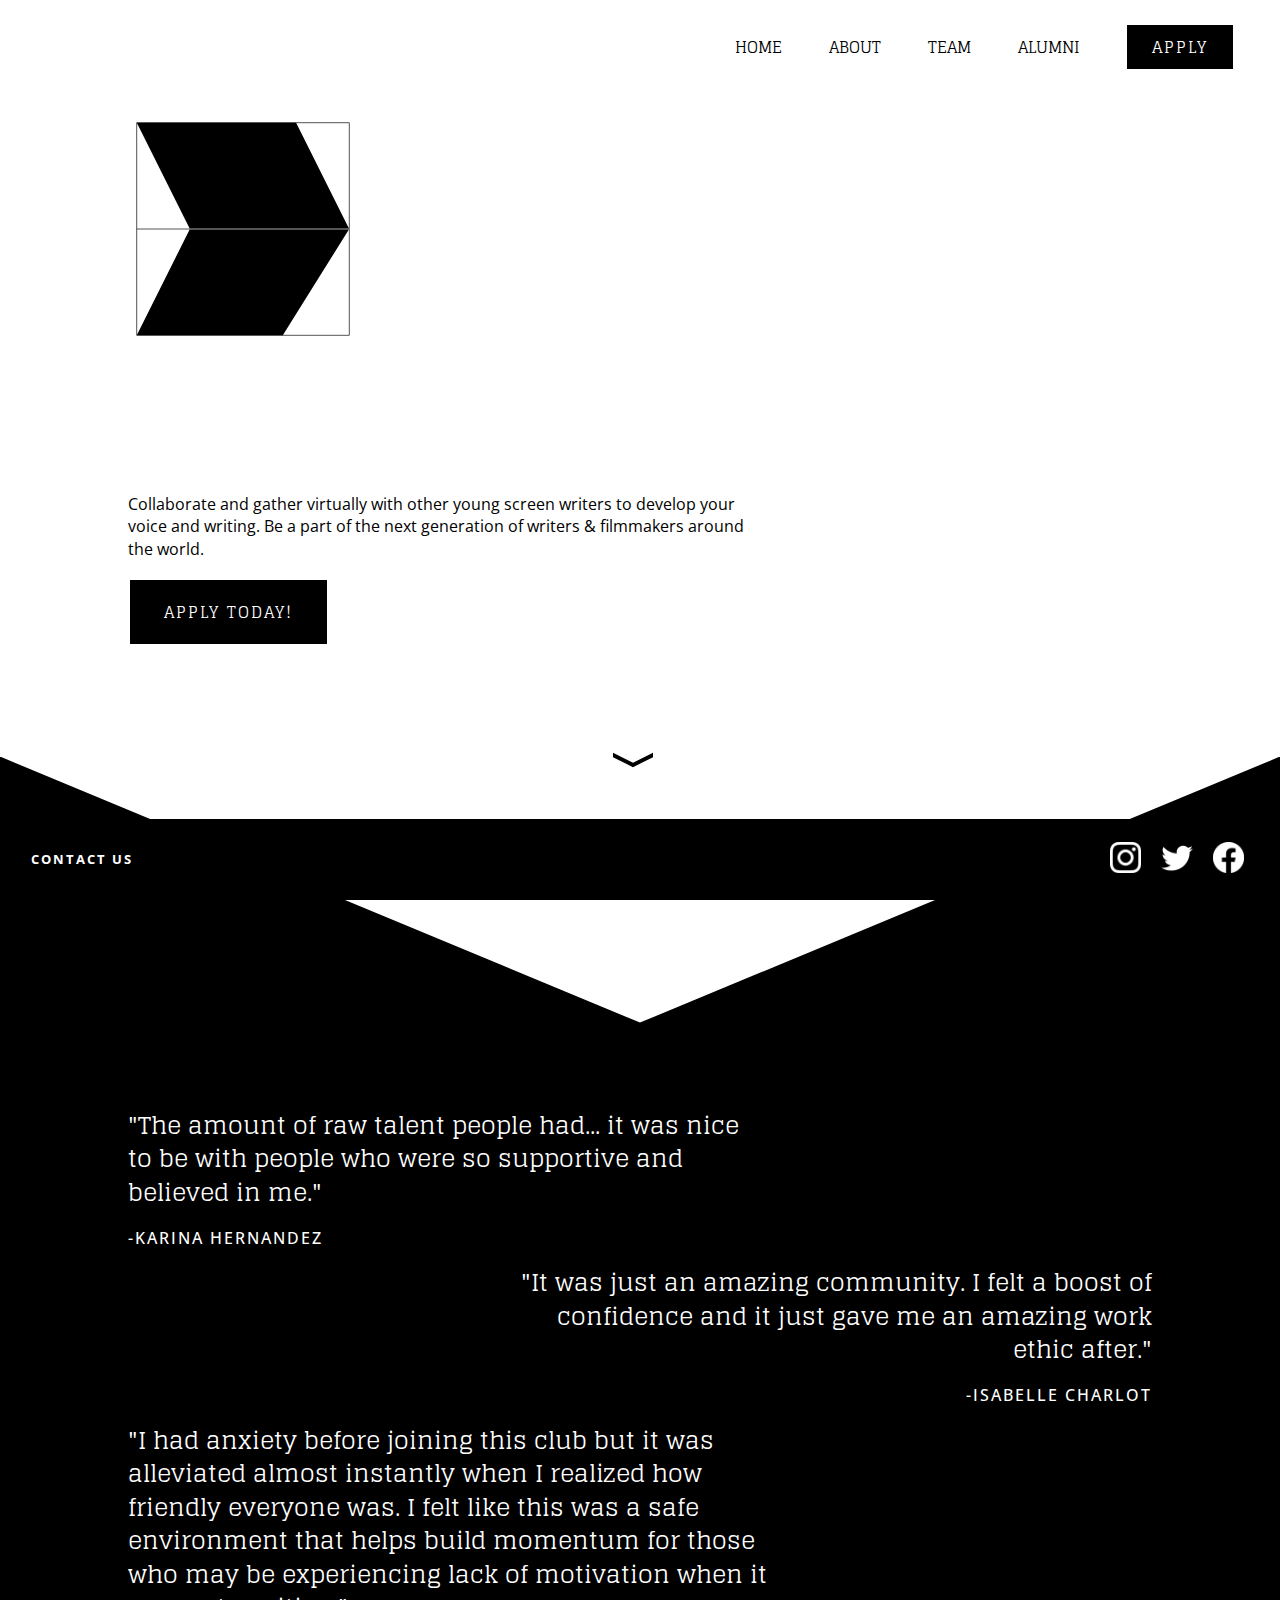
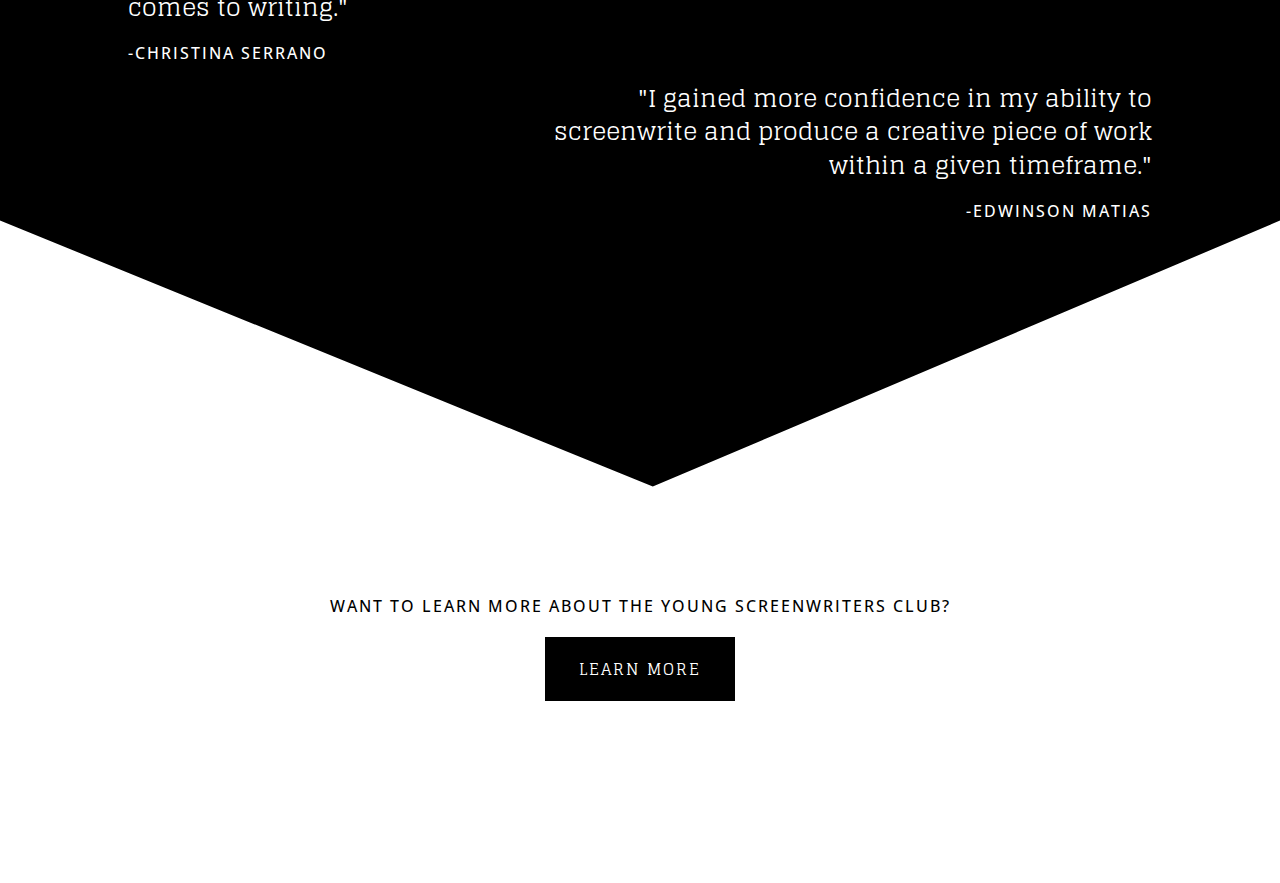
<file: index.html>
<!DOCTYPE html>
<html lang="en">

    <head>
        <meta charset="UTF-8">
        <title>Young Screen Writers Club</title>
		<link rel="stylesheet" type="text/css" media="screen and (min-device-width: 320px) and (max-device-width: 500px)" href="css/mobile.css" />
        <link rel="stylesheet" type="text/css" media="screen and (min-device-width: 501px)" href="css/main.css" />
        
        <!-- link to Glegloo & Open Sans webfonts -->
        <link rel="preconnect" href="https://fonts.gstatic.com">
        <link href="https://fonts.googleapis.com/css2?family=Glegoo:wght@400;700&family=Open+Sans:ital,wght@0,300;0,400;0,600;0,700;0,800;1,300;1,400;1,600;1,700;1,800&display=swap" rel="stylesheet">
        
        <link rel="icon" type="image/png" href="img/YSWC-Black.svg"/>
    </head>
    
    
    <body>
        
        <header> 
            
            <div id="logo">
                <a href="index.html"><img src="img/YSWC-Black.svg" id="invisible"></a>
                <h3><a href="index.html" id="invisible">YSWC</a></h3>
            </div>

            <nav>
                <ul>
                    <li><a href="index.html">home</a></li>
                    <li><a href="pages/about.html">about</a></li>
                    <li><a href="pages/team.html">team</a></li>
                    <li><a href="pages/alumni.html">alumni</a></li>
                    <li><a href="https://docs.google.com/forms/d/1Nh3C70Ag5VIoRU86ZRy_aH1e0Ecq2HZxdxYxLOA4rc0/viewform?ts=6036936a&edit_requested=true"><button>apply</button></a></li>
                </ul>
            </nav>
            
            
            <div id="myNav" class="overlay">
              <a href="javascript:void(0)" class="closebtn" onclick="closeNav()">&times;</a>
              <div class="overlay-content">
                <a href="index.html">home</a>
                <a href="pages/about.html">about</a>
                <a href="pages/team.html">team</a>
                <a href="pages/alumni.html">alumni</a>
                <a href="https://docs.google.com/forms/d/1Nh3C70Ag5VIoRU86ZRy_aH1e0Ecq2HZxdxYxLOA4rc0/viewform?ts=6036936a&edit_requested=true">apply</a>
              </div>
            </div>
            
            <span style="font-size:60px;cursor:pointer;padding:3% 4% 3% 3%" onclick="openNav()" id="hamburger">&#9776;</span>

            <script>
            function openNav() {
              document.getElementById("myNav").style.width = "100%";
            }

            function closeNav() {
              document.getElementById("myNav").style.width = "0%";
            }
            </script>

            
        </header>
        
        <div id="landing">
            <img src="img/YSWC-Black.svg">
            <h1>Young Screenwriters Club</h1>
            <p>Collaborate and gather virtually with other young screen writers to develop your voice and writing. Be a part of the next generation of writers &#38; filmmakers around the world.</p>
            <a href="https://docs.google.com/forms/d/1Nh3C70Ag5VIoRU86ZRy_aH1e0Ecq2HZxdxYxLOA4rc0/viewform?ts=6036936a&edit_requested=true"><button>apply today!</button></a>
            
        </div>
        
        <div class="arrow bounce">
            <a href="#quotes"> <img src="img/arrow-down-black-thin.svg"> </a>
        </div>
        
<!--        <img src="img/arrow-down-black.svg" id="background">-->
        
        
<!--
        <div id="triangle-wrapper">
        
            <div id="left-triangle"></div>
            <div id="right-triangle"></div>

            <div id="quotes">


                <h4>Our Alumni Want to Tell You...</h4>
                <div class="vertical-center">
                    <section class="left">
                        <p>"The amount of raw talent people had... it was nice to be with people who were so supportive and believed in me."</p>
                        <h6>-Karina Hernandez</h6>
                    </section>

                    <section class="right">
                        <p>"It was just an amazing community. I felt a boost of confidence and it just gave me an amazing work ethic after." </p>
                        <h6>-Isabelle Charlot</h6>
                    </section>

                    <section class="left">
                        <p>"I had anxiety before joining this club but it was alleviated almost instantly when I realized how friendly everyone was. I felt like this was a safe environment that helps build momentum for those who may be experiencing lack of motivation when it comes to writing." </p> 
                        <h6>-Christina Serrano</h6>
                    </section>

                    <section class="right">
                        <p>"I gained more confidence in my ability to screenwrite and produce a creative piece of work within a given timeframe." </p>
                        <h6>-Edwinson Matias</h6>
                    </section>

                </div>

            </div>

            <div id="down-triangle"></div>
            
        </div>
-->
        
        
        <div class="chevron">
            <div id="quotes">
                
                    <section class="left">
                        <p>"The amount of raw talent people had... it was nice to be with people who were so supportive and believed in me."</p>
                        <h6>-Karina Hernandez</h6>
                    </section>

                    <section class="right">
                        <p>"It was just an amazing community. I felt a boost of confidence and it just gave me an amazing work ethic after." </p>
                        <h6>-Isabelle Charlot</h6>
                    </section>

                    <section class="left">
                        <p>"I had anxiety before joining this club but it was alleviated almost instantly when I realized how friendly everyone was. I felt like this was a safe environment that helps build momentum for those who may be experiencing lack of motivation when it comes to writing." </p> 
                        <h6>-Christina Serrano</h6>
                    </section>

                    <section class="right">
                        <p>"I gained more confidence in my ability to screenwrite and produce a creative piece of work within a given timeframe." </p>
                        <h6>-Edwinson Matias</h6>
                    </section>

                </div>
        
        </div>
        
        
        <div id="call-to-action">
            
            <h4>Want to learn more about the Young Screenwriters Club?</h4>
            <a href="pages/about.html"><button>learn more</button></a>
        
        </div>
        
        <footer>
            
            <div id="contact">
                <a href="https://mail.google.com/mail/u/0/?fs=1&to=the.yswc@email.com&tf=cm">contact us</a>
            
            </div>
            
            <ul>
                <li><a href="https://www.instagram.com"><img src="img/socialmedia/instagram.png"></a></li>
                
                <li><a href="https://www.twitter.com"><img src="img/socialmedia/twitter.png"></a></li>
                
                <li><a href="https://www.facebook.com"><img src="img/socialmedia/facebook.png"></a></li>
            </ul>
        
        </footer>


    </body>

</html>
</file>
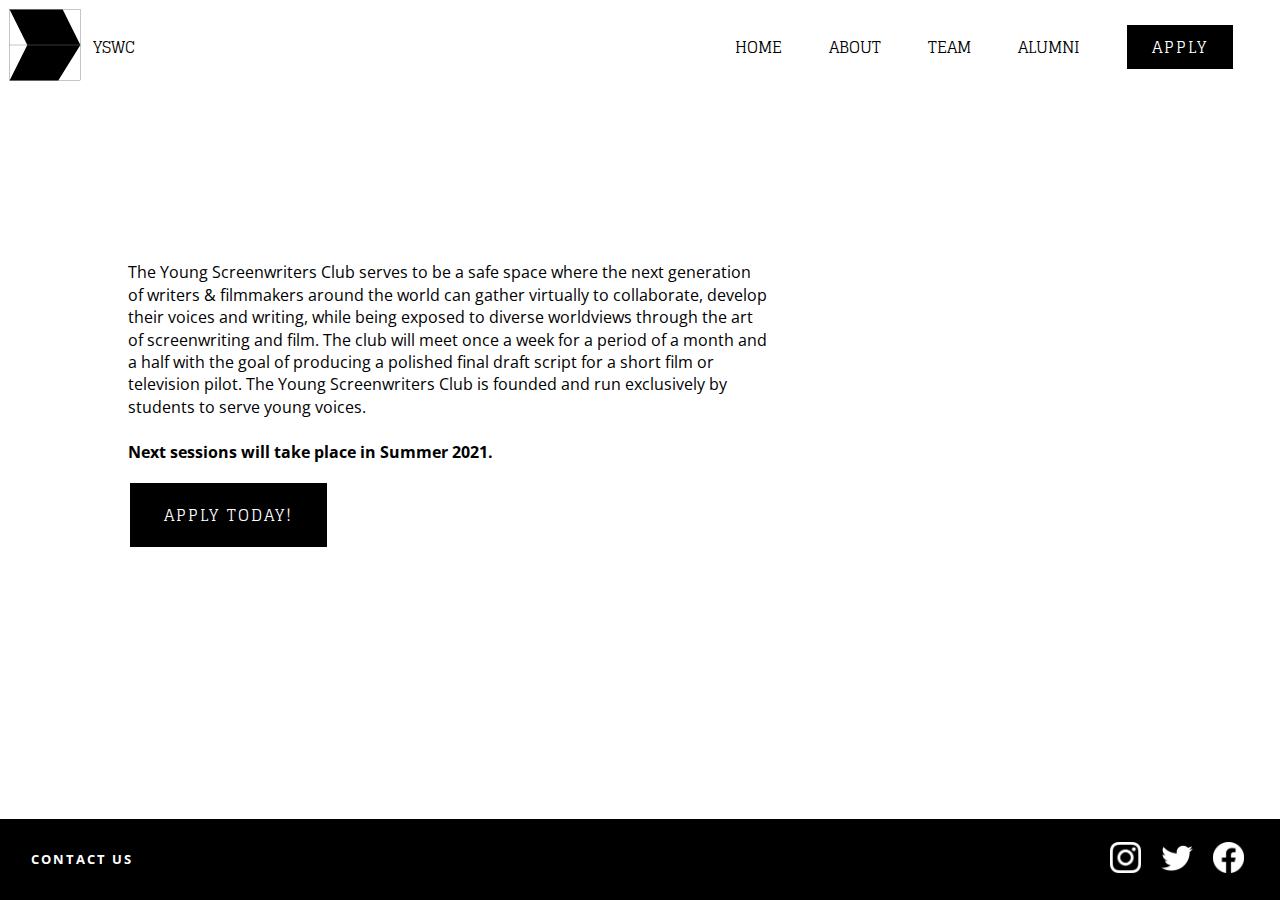
<file: pages/about.html>
<!DOCTYPE html>
<html lang="en">

    <head>
        <meta charset="UTF-8">
        <title>About</title>
		<link rel="stylesheet" type="text/css" media="screen and (min-device-width: 320px) and (max-device-width: 500px)" href="../css/mobile.css" />
        <link rel="stylesheet" type="text/css" media="screen and (min-device-width: 501px)" href="../css/main.css" />
        
        <!-- link to Glegloo & Open Sans webfonts -->
        <link rel="preconnect" href="https://fonts.gstatic.com">
        <link href="https://fonts.googleapis.com/css2?family=Glegoo:wght@400;700&family=Open+Sans:ital,wght@0,300;0,400;0,600;0,700;0,800;1,300;1,400;1,600;1,700;1,800&display=swap" rel="stylesheet">
        
        <link rel="icon" type="image/png" href="../img/YSWC-Black.svg"/>
    </head>
    
    
    <body>
        
        <header> 
            
            <div id="logo">
                <a href="../index.html"><img src="../img/YSWC-Black.svg"></a>
                <h3><a href="../index.html">YSWC</a></h3>
            </div>

            <nav>
                <ul>
                    <li><a href="../index.html">home</a></li>
                    <li><a href="about.html">about</a></li>
                    <li><a href="team.html">team</a></li>
                    <li><a href="alumni.html">alumni</a></li>
                    <li><a href="https://docs.google.com/forms/d/1Nh3C70Ag5VIoRU86ZRy_aH1e0Ecq2HZxdxYxLOA4rc0/viewform?ts=6036936a&edit_requested=true"><button>apply</button></a></li>
                </ul>
            </nav>
            
            <div id="myNav" class="overlay">
              <a href="javascript:void(0)" class="closebtn" onclick="closeNav()">&times;</a>
              <div class="overlay-content">
                <a href="../index.html">home</a>
                <a href="about.html">about</a>
                <a href="team.html">team</a>
                <a href="alumni.html">alumni</a>
                <a href="https://docs.google.com/forms/d/1Nh3C70Ag5VIoRU86ZRy_aH1e0Ecq2HZxdxYxLOA4rc0/viewform?ts=6036936a&edit_requested=true">apply</a>
              </div>
            </div>
            
            <span style="font-size:60px;cursor:pointer;padding:3% 4% 3% 3%" onclick="openNav()" id="hamburger">&#9776;</span>

            <script>
            function openNav() {
              document.getElementById("myNav").style.width = "100%";
            }

            function closeNav() {
              document.getElementById("myNav").style.width = "0%";
            }
            </script>
            
        </header>
        
        <div id="page">
            <h1>Who are we?</h1>
            <p>The Young Screenwriters Club serves to be a safe space where the next generation of writers &#38; filmmakers around the world can gather virtually to collaborate, develop their voices and writing, while being exposed to diverse worldviews through the art of screenwriting and film. The club will meet once a week for a period of a month and a half with the goal of producing a polished final draft script for a short film or television pilot. The Young Screenwriters Club is founded and run exclusively by students to serve young voices.
            <br><br>
            <b>Next sessions will take place in Summer 2021.</b></p>
            <a href="https://docs.google.com/forms/d/1Nh3C70Ag5VIoRU86ZRy_aH1e0Ecq2HZxdxYxLOA4rc0/viewform?ts=6036936a&edit_requested=true"><button>apply today!</button></a>
        </div>
        
        <footer>
            
            <div id="contact">
                <a href="https://mail.google.com/mail/u/0/?fs=1&to=the.yswc@email.com&tf=cm">contact us</a>
            
            </div>
            
            <ul>
                <li><a href="https://www.instagram.com"><img src="../img/socialmedia/instagram.png"></a></li>
                
                <li><a href="https://www.twitter.com"><img src="../img/socialmedia/twitter.png"></a></li>
                
                <li><a href="https://www.facebook.com"><img src="../img/socialmedia/facebook.png"></a></li>
            </ul>
        
        </footer>


    </body>

</html>
</file>
<file: css/mobile.css>
/* U N I V E R S A L */

* {
    margin: 0px;
}

body {
    min-height: 100%;
}

/* T Y P O G R A P H Y */

h1 {
    font-family: 'Glegoo', serif;
    font-weight: 600;
    font-size: 7.5em;
    text-decoration: none;
    line-height: 1em;
}

h2 {
    font-family: 'Glegoo', serif;
    font-weight: 200;
    font-size: 2em;
    letter-spacing: 2px;
    text-transform: uppercase;
    text-decoration: none;
}

/* H E A D E R */

header {
    display: flex;
    flex-direction: row;
    align-items: flex-end;
    justify-content: flex-end;
    width: 108vw;
}

#logo {
    display: none;
}

/* N A V */

nav {
    display: none;
}


.overlay {
    height: 100%;
    width: 0;
    position: fixed;
    z-index: 1;
    top: 0;
    left: 0;
    background-color: rgba(0,0,0, 0.8);
    overflow-x: hidden;
    transition: 0.5s;
        display: flex;
    flex-direction: column;
    align-items: center;
    justify-content: center;
    align-content: center;
}

.overlay-content {
    position: relative;
    width: 100%;
    text-align: center;
    margin-top: 30px;
}

.overlay a {
    padding: 8px;
    color: white;
    font-family: 'Glegoo', serif;
    font-size: 3.5em;
    text-transform: uppercase;
    text-decoration: none;
    display: block;
    transition: 0.3s;
}


.overlay .closebtn {
    position: absolute;
    top: 20px;
    right: 45px;
    font-size: 100px;
}


#hamburger {
    display: inline;
    font-size: 2em;
}


/* L A N D I N G */

#landing, #page, #team, #admin, #alumni {
    display: flex;
    flex-direction: column;
    justify-content: flex-start;
    align-items: flex-start;
    align-content: flex-start;
    margin: 3% 10% 14% 10%;
}

#page {
    min-height: 79vh;
}

#landing {
    margin: 0% 10% 3% 5%;
}

#landing img {
    height: 30vh;
    margin-left: -5%;
}

#landing p, #page p {
    font-family: 'Open Sans', sans-serif;
    font-size: 2em;
    width: 80vw;
    line-height: 1.4em;
    padding: 3% 0% 3% 0%;
}


/*  A R R O W  */

.arrow {
    display: none;
}


/* C H E V R O N */

.chevron {
     position: relative;
    top: 6vh;
    display: inline-block;
    min-width: 110%;
    height: 3000px;
    padding: 15px 0;
    margin-right: -30px;
    background: black;
    -webkit-clip-path: polygon(50% 20%, 100% 0, 100% 80%, 51% 100%, 0 80%, 0 0);
    clip-path: polygon(50% 10%, 100% 0, 100% 80%, 51% 90%, 0 80%, 0 0);
    z-index: -200;
    /*    text-overflow: ellipsis;*/
    margin: 0px;
}


/* Q U O T E S */


#quotes {
    background-color: transparent;
    margin: 0px;
    padding: 0px;
    shape-outside: polygon(50% 20%, 100% 0, 100% 80%, 51% 100%, 0 80%, 0 0);
    margin-top: 40%;
    margin-bottom: 25%;
    
}


#quotes p {
    font-family: 'Glegoo', serif;
    font-size: 2.5em;
    width: 80vw;
    line-height: 1.7em;
    color: white;
    margin: 1.5% 0% 1.5% 0%;
}

.right p {
    text-align: right;
} 

#quotes h6 {
    font-family: 'Open Sans', sans-serif;
    font-weight: 500;
    font-size: 2em;
    letter-spacing: 2px;
    text-transform: uppercase;
    color: white;
}


#quotes section {
    display: flex;
    flex-direction: column;
    margin: 10% 0% 10% 0%;
}

.left {
    padding-left: 10%;
}

.right {
    align-content: flex-end;
    align-items: flex-end;
    padding-right: 10%;
    text-align: right;
}





 /* C A L L   T O   A C T I O N */

#call-to-action {
    width: 108vw;
    height: 35vh;
    display: flex;
    flex-direction: column;
    justify-content: center;
    align-content: center;
    align-items: center;  
}

#call-to-action h4 {
    font-family: 'Open Sans', sans-serif;
    font-weight: 500;
    font-size: 2em;
    letter-spacing: 2px;
    text-transform: uppercase;
    text-align: center;
    width: 75vw;
    margin-bottom: 3%;
}

#call-to-action h2 {
    width: 15%;
}




/* T E A M */

#team, #admin, #alumni {
    width: 110vw;
    justify-content: center;
    align-items: center;
    align-content: center;
    margin: 3% 0% 14% 0%;
}

#team-wrapper, #admin-wrapper, #revyo-wrapper, #alumni-wrapper {
    display: flex;
    flex-direction: row;
    flex-wrap: wrap;
    justify-content:space-evenly;
    align-items: flex-start;
    align-content: flex-start;
    width: 100%;
    margin-top: 3%;
}

#revyo-wrapper {
    justify-content: center;
}

#revyo {
    display: flex;
    flex-direction: column;
    align-items: center;
    margin: 5% 5% 5% 5%;
}

#revyo h2 {
    width: 100vw;
    text-align: center;
    font-size: 3em;
}

#team-wrapper article, #admin-wrapper article, #revyo-wrapper article, #alumni-wrapper article {
    width: 48%;
    height: 50%;
/*    background-color: rgba(0,0,0,0.04);*/
    display: flex;
    flex-direction: column;
    align-items: center;
    align-content: center;
    justify-content: center;
    margin: 1% 0% 1% 0%;
}

#alumni-wrapper article {
    margin: 7% 0% 7% 0%;
}

#team #team-wrapper img, #admin #admin-wrapper img, #admin #revyo-wrapper img, #alumni #alumni-wrapper img{
    width: 80%;
    height: auto;
}

#team #team-wrapper a, #admin #admin-wrapper a, #admin #revyo-wrapper a, #alumni #alumni-wrapper a{
    text-align: center;
}
/*

#team-wrapper #double-photos {
    display: flex;
    flex-direction: row;
    justify-content: space-between;
}
*/

#team-wrapper img:hover, #admin-wrapper img:hover, #revyo-wrapper img:hover, #alumni-wrapper img:hover {
   opacity: 0.5;
}

#team-wrapper article h6, #admin-wrapper article h6, #reyyo-wrapper article h6, #alumni-wrapper article h6 {
    font-family: 'Glegoo', serif;
    font-weight: 500;
    font-size: 1em;
    letter-spacing: 2px;
    text-transform: uppercase;
    text-align: center;
}

#revyo h6 {
     font-family: 'Glegoo', serif;
    font-weight: 500;
    font-size: 0.5em;
    letter-spacing: 1px;
    text-transform: uppercase;
    text-align: center;
    width: 100%;
}

#team-wrapper article h4, #admin-wrapper article h4, #revyo-wrapper article h4, #alumni-wrapper article h4 {
    font-family: 'Glegoo', serif;
    font-weight: 500;
    font-size: 2.3em;
    letter-spacing: 2px;
    text-transform: uppercase;
    text-align: center;
}

#team-wrapper article p, #admin-wrapper article p, #alumni-wrapper article p {
    font-family: 'Open Sans', sans-serif;
    font-size: 1.5em;
    line-height: 1.4em;
    text-align: center;
    width: 75%;
}

#revyo p {
    font-family: 'Open Sans', sans-serif;
    font-size: 0.9em;
    line-height: 2.3em;
    text-align: center;
    width: 75%;
}

#team-wrapper article h5, #admin-wrapper article h5, #alumni-wrapper article h5 {
    font-family: 'Open Sans', sans-serif;
    font-size: 1em;
    line-height: 1.4em;
    text-align: center;
    font-weight: 400;
     color: rgba(0,0,0,0.5);
}

#revyo h5 {
    font-family: 'Open Sans', sans-serif;
    font-size: 0.5em;
    line-height: 0.7em;
    text-align: center;
    font-weight: 400;
    color: rgba(0,0,0,0.5);
    width: 100%;
}



/* F O O T E R */

footer {
    background-color: black;
    padding: 1%;
    position: relative;
    bottom: 0;
    width: 108vw;
    display: flex;
    flex-direction: column;
    align-items: center;
    justify-content: space-between;
    margin-top: 5%;
}

footer #contact {
    display: block;
    width: 50%;
    text-align: center;
    margin: 2%;
}

footer #contact a {
    font-family: 'Open Sans', sans-serif;
    font-weight: 700;
    font-size: 1.5em;
    letter-spacing: 2px;
    text-transform: uppercase;
    color: white;
    text-decoration: none;
}

footer #contact a:hover {
    color: rgba(255,255,255,0.5);
}

footer ul {
    display: flex;
    flex-direction: row;
    align-items: center;
    justify-content: center;
    width: 50%;
    padding: 0px;
    padding: 0px;
}

footer ul li {
    list-style-type: none;
    list-style: none;
    display: inline;
    padding: 3% 4% 6% 3%;
}

footer img {
    height: 3.5vh;
    transition-duration: 0.4s;
}



/* A L W A Y S   T R U E */

#invisible {
    opacity: 0;
}

#invisible:hover {
    opacity: 0;
}

a {
    transition-duration: 0.4s;
}


/* B U T T O N S */

button {
    padding: 16px 32px;
    display: inline-block;
    margin: 20px 2px;
    transition-duration: 0.4s;
    cursor: pointer;
    background-color: black; 
    border: 2px solid black;
    
    font-family: 'Glegoo', serif;;
    color: white; 
    font-weight: 500;
    font-size: 2.5em;
    letter-spacing: 2px;
    text-transform: uppercase;
    text-align: center;
    text-decoration: none;
}


/* M E D I A   Q U E R I E S */







/*
font-family: 'Glegoo', serif;
font-family: 'Open Sans', sans-serif;*/
</file>
<file: css/main.css>
/* U N I V E R S A L */

* {
    margin: 0px;
}


/* T Y P O G R A P H Y */

h1 {
    font-family: 'Glegoo', serif;
    font-weight: 600;
    font-size: 4.5em;
    text-decoration: none;
}

h2 {
    font-family: 'Glegoo', serif;
    font-weight: 200;
    font-size: 1em;
    letter-spacing: 2px;
    text-transform: uppercase;
    text-decoration: none;
}

/* H E A D E R */

header {
    display: flex;
    flex-direction: row;
    align-items: center;
    width: 100vw;
}

/* L O G O */

#logo {
    display: flex;
    flex-direction: row;
    align-items: center;
    width: 50vw;
}

#logo img {
    height: 10vh;
}

#logo h3 {
   font-family: 'Glegoo', serif;
    font-weight: 200;
    font-size: 1em;
    padding: 0.5%;
}

#logo h3 a {
    text-decoration: none;
    color: black;
}

#logo h3 a:hover {
    color: rgba(0,0,0,0.5);
}


/* N A V */

nav {
    display: flex;
    flex-direction: row;
    align-items: flex-end;
    align-content: flex-end;
    justify-content: flex-end;
    
    width: 50vw;
}


nav ul {
    width: 50vw;
    padding-right: 4%;
    text-align: right;
}


nav ul li {
    list-style-type: none;
    list-style: none;
    display: inline;
    padding: 10px;
}

nav ul li a {
    color: black;
    font-family: 'Glegoo', serif;
    font-size: 1em;
    text-transform: uppercase;
    text-decoration: none;
    padding-left: 2%;
    padding-right: 2%;
}

nav ul li a:hover {
    color: rgba(0,0,0,0.5);
}

#myNav {
    display: none;
}

#hamburger {
    display: none;
}

/* L A N D I N G */

#landing, #page, #team, #admin, #alumni {
    display: flex;
    flex-direction: column;
    justify-content: flex-start;
    align-items: flex-start;
    align-content: flex-start;
    margin: 3% 10% 10% 10%;
}

#landing {
    margin: 0% 10% 3% 10%;
}

#landing img {
    height: 30vh;
    margin-left: -2%;
}

#landing p, #page p {
    font-family: 'Open Sans', sans-serif;
    font-size: 1em;
    width: 50vw;
    line-height: 1.4em;
}

/* T Y P E W R I T E R   E F F E C T */
#landing h1, #page h1, #team h1, #admin h1, #alumni h1 {
    border-right: .15em solid black;
    white-space: nowrap;
    overflow: hidden;
    opacity: 0;

    /*animation-name, animation-duration, animation-timing-function, animation-delay, animation-iteration-count, animation-direction, animation-fill-mode, and animation-play-state.*/
    -webkit-animation: type3 5s steps(20, end), blink .5s step-end infinite alternate;
    animation: type3 5s steps(24, end), blink .5s step-end infinite alternate;
    -webkit-animation-delay: 1s;
    animation-delay: 1s;
    -webkit-animation-fill-mode: forwards;
    animation-fill-mode: forwards;
}

#landing h1 {
    width: 13em;
}

#page h1 {
    width: 6.5em;
}

#team h1 {
    width: 3em;
}

#alumni h1 {
    width: 5em;
}

@keyframes type3 {
    0% {
        width: 0;
    }
    1% {
        opacity: 1;
    }
    100% {
        opacity: 1;
    }
}

@-webkit-keyframes type3 {
    0% {
        width: 0;
    }
    1% {
        opacity: 1;
    }
    100% {
        opacity: 1;
    }
}

@keyframes blink {
    50% {
        border-color: transparent;
    }
}
    
@-webkit-keyframes blink {
    50% {
        border-color: tranparent;
    }
}


/*  A R R O W  */

.bounce {
    /*arrow bouncing duration*/
    -webkit-animation: bounce 2s infinite;
    animation: bounce 2s infinite;
}

.arrow {
    position: absolute;
    bottom: 10%;
    left: 50%;
    margin-left: -27px;
    width: 60px;
    height: 70px;
    z-index: 1000;
    /*change with size of arrow to make it sit on bottom of page*/
}

.arrow img {
    width: 40px;
    height:40px;
}

a.down-arrow i {
    display: block;
    color: #fff;
    /*arrow color*/
    opacity: 1;
    /*arrow opacity*/
    font-size: 2rem;
    /*arrow size*/
}

.down-arrow svg.svg-inline--fa:hover {
    opacity: 0.5;
    /*arrow hover opacity*/
}

@-webkit-keyframes bounce {
    0%,
    20%,
    50%,
    80%,
    100% {
    -webkit-transform: translateY(0);
    transform: translateY(0);
    }
    40% {
    -webkit-transform: translateY(-30px);
    transform: translateY(-30px);
    }
    60% {
    -webkit-transform: translateY(-15px);
    transform: translateY(-15px);
    }
}

@keyframes bounce {
    0%,
    20%,
    50%,
    80%,
    100% {
    -webkit-transform: translateY(0);
    transform: translateY(0);
    }
    40% {
    -webkit-transform: translateY(-30px);
    transform: translateY(-30px);
    }
    60% {
    -webkit-transform: translateY(-15px);
    transform: translateY(-15px);
    }
}


/* C H E V R O N */

.chevron {
    position: relative;
    top: 6vh;
    display: inline-block;
    min-width: 100vw;
    height: 1300px;
    padding: 15px 0;
    margin-right: -30px;
    background: black;
    -webkit-clip-path: polygon(50% 20%, 100% 0, 100% 80%, 51% 100%, 0 80%, 0 0);
    clip-path: polygon(50% 20%, 100% 0, 100% 80%, 51% 100%, 0 80%, 0 0);
    z-index: -200;
}

#quotes {
    background-color: transparent;
    margin: 0px;
    padding: 0px;
    shape-outside: polygon(50% 20%, 100% 0, 100% 80%, 51% 100%, 0 80%, 0 0);
    margin-top: 25%;
    margin-bottom: 25%;
    
}


/* Q U O T E S */

#quotes p {
    font-family: 'Glegoo', serif;
    font-size: 1.5em;
    width: 50vw;
    line-height: 1.4em;
    color: white;
    margin: 1.5% 0% 1.5% 0%;
}

.right p {
    text-align: right;
} 

#quotes h6 {
    font-family: 'Open Sans', sans-serif;
    font-weight: 500;
    font-size: 1em;
    letter-spacing: 2px;
    text-transform: uppercase;
    color: white;
}


#quotes section {
    display: flex;
    flex-direction: column;
}

.left {
    padding-left: 10%;
}

.right {
    align-content: flex-end;
    align-items: flex-end;
    padding-right: 10%;
}





/* C A L L   T O   A C T I O N */

#call-to-action {
    width: 100vw;
    height: 50vh;
    display: flex;
    flex-direction: column;
    justify-content: center;
    align-content: center;
    align-items: center;
}

#call-to-action h4 {
    font-family: 'Open Sans', sans-serif;
    font-weight: 500;
    font-size: 1em;
    letter-spacing: 2px;
    text-transform: uppercase;
}

#call-to-action h2 {
    width: 15%;
}




/* T E A M */

#team-wrapper, #admin-wrapper, #revyo-wrapper, #alumni-wrapper {
    display: flex;
    flex-direction: row;
    flex-wrap: wrap;
    justify-content:space-evenly;
    align-items: flex-start;
    align-content: flex-start;
    width: 100%;
}

#revyo-wrapper {
    justify-content: center;
}

#revyo {
    display: flex;
    flex-direction: column;
    align-items: center;
    margin: 5% 5% 5% 5%;
}

#team-wrapper article, #admin-wrapper article, #revyo-wrapper article, #alumni-wrapper article {
    width: 32%;
    height: 50%;
    display: flex;
    flex-direction: column;
    align-items: center;
    align-content: center;
    justify-content: center;
    margin: 2% 0% 4% 0%;
}

#revyo-wrapper article {
    margin-bottom: 1%;
}

#team #team-wrapper img, #admin #admin-wrapper img, #admin #revyo-wrapper img, #alumni #alumni-wrapper img{
    width: 80%;
    height: auto;
}

#team #team-wrapper a, #admin #admin-wrapper a, #admin #revyo-wrapper a, #alumni #alumni-wrapper a{
    text-align: center;
}

#team-wrapper img:hover, #admin-wrapper img:hover, #revyo-wrapper img:hover, #alumni-wrapper img:hover {
   opacity: 0.5;
}

#team-wrapper article h6, #admin-wrapper article h6, #reyyo-wrapper article h6, #alumni-wrapper article h6, #revyo h6{
    font-family: 'Glegoo', serif;
    font-weight: 500;
    font-size: 0.8em;
    letter-spacing: 2px;
    text-transform: uppercase;
    text-align: center;
    line-height: 1.3em;
}

#team-wrapper article h4, #admin-wrapper article h4, #revyo-wrapper article h4, #alumni-wrapper article h4, #revyo h4 {
    font-family: 'Glegoo', serif;
    font-weight: 600;
    font-size: 1.65em;
    letter-spacing: 2px;
    text-transform: uppercase;
    text-align: center;
    padding-bottom: 0%;
}

#team-wrapper article p, #admin-wrapper article p, #revyo p, #alumni-wrapper article p {
    font-family: 'Open Sans', sans-serif;
    font-size: 0.75em;
    line-height: 1.4em;
    text-align: center;
    width: 85%;
}

#revyo p {
    width: 60%;
}

#team-wrapper article h5, #admin-wrapper article h5, #revyo h5, #alumni-wrapper article h5, #revyo h5{
    font-family: 'Open Sans', sans-serif;
    font-size: 0.75em;
/*    line-height: 0em;*/
    text-align: center;
    font-weight: 400;
    color: rgba(0,0,0,0.5);
}



/* F O O T E R */

footer {
    background-color: black;
    padding: 1%;
    position: fixed;
    bottom: 0;
    width: 100vw;
    display: flex;
    flex-direction: row;
    align-items: center;
    justify-content: space-between;
    margin-top: 5%;
}

footer #contact {
    display: inline;
    width: 50%;
}

footer #contact a {
    font-family: 'Open Sans', sans-serif;
    font-weight: 700;
    font-size: 0.8em;
    letter-spacing: 2px;
    text-transform: uppercase;
    color: white;
    text-decoration: none;
    padding-left: 3%;
}

footer #contact a:hover {
    color: rgba(255,255,255,0.5);
}

footer ul {
    display: flex;
    flex-direction: row;
    align-items: center;
    justify-content: flex-end;
    padding-right: 3%;
    width: 50%;
}

footer ul li {
    list-style-type: none;
    list-style: none;
    display: inline;
    padding: 10px;
}

footer img {
    height: 3.5vh;
    transition-duration: 0.4s;
}

footer img:hover {
    opacity: 0.5;
}



/* A L W A Y S   T R U E */

#invisible {
    opacity: 0;
}

#invisible:hover {
    opacity: 0;
}

a {
    transition-duration: 0.4s;
}



/* B U T T O N S */

button {
    padding: 16px 32px;
    display: inline-block;
    margin: 20px 2px;
    transition-duration: 0.4s;
    cursor: pointer;
    background-color: black; 
    border: 2px solid black;
    
    font-family: 'Glegoo', serif;;
    color: white; 
    font-weight: 500;
    font-size: 1em;
    letter-spacing: 2px;
    text-transform: uppercase;
    text-align: center;
    text-decoration: none;
}


button:hover {
  background-color: white;
  color: black;
}

nav button {
    margin: 0px;
    padding: 1% 4%;
}

#triangle-wrapper {
    max-height: 160px;
}


/*
font-family: 'Glegoo', serif;
font-family: 'Open Sans', sans-serif;*/
</file>
